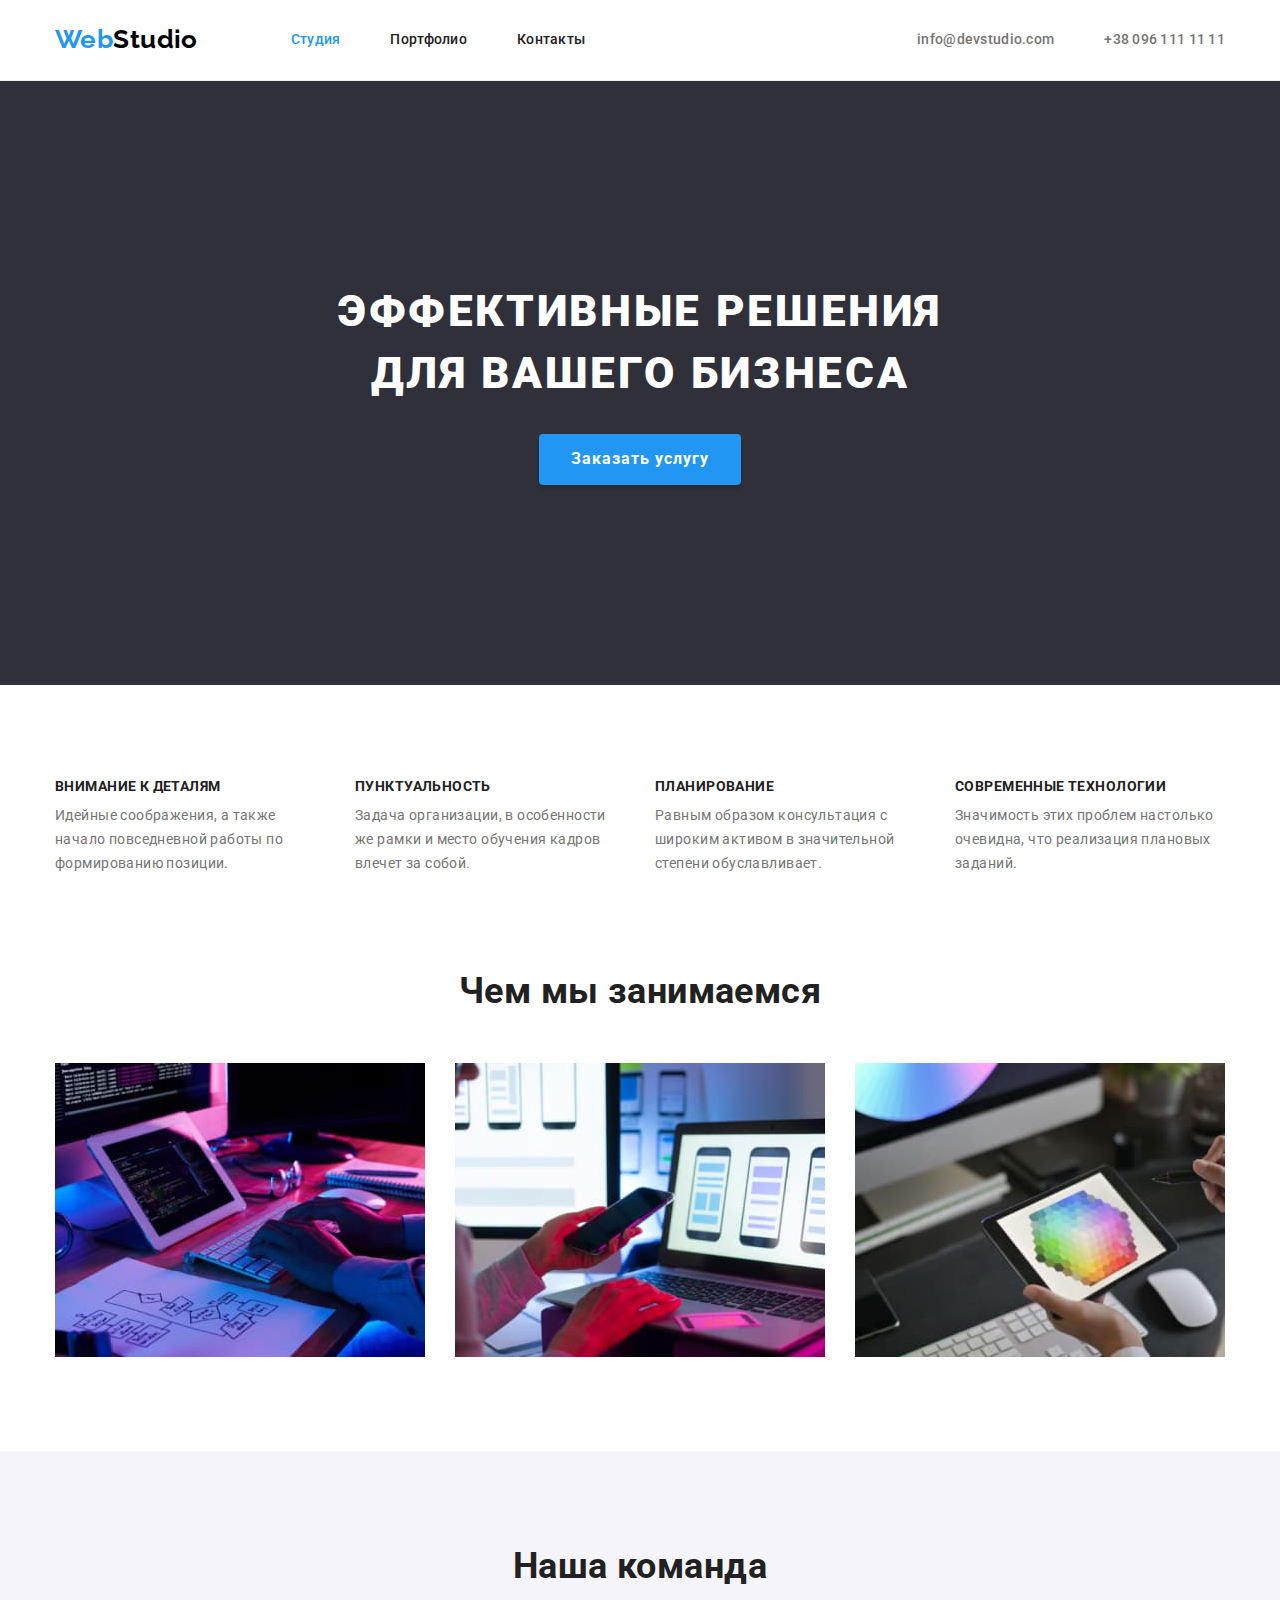
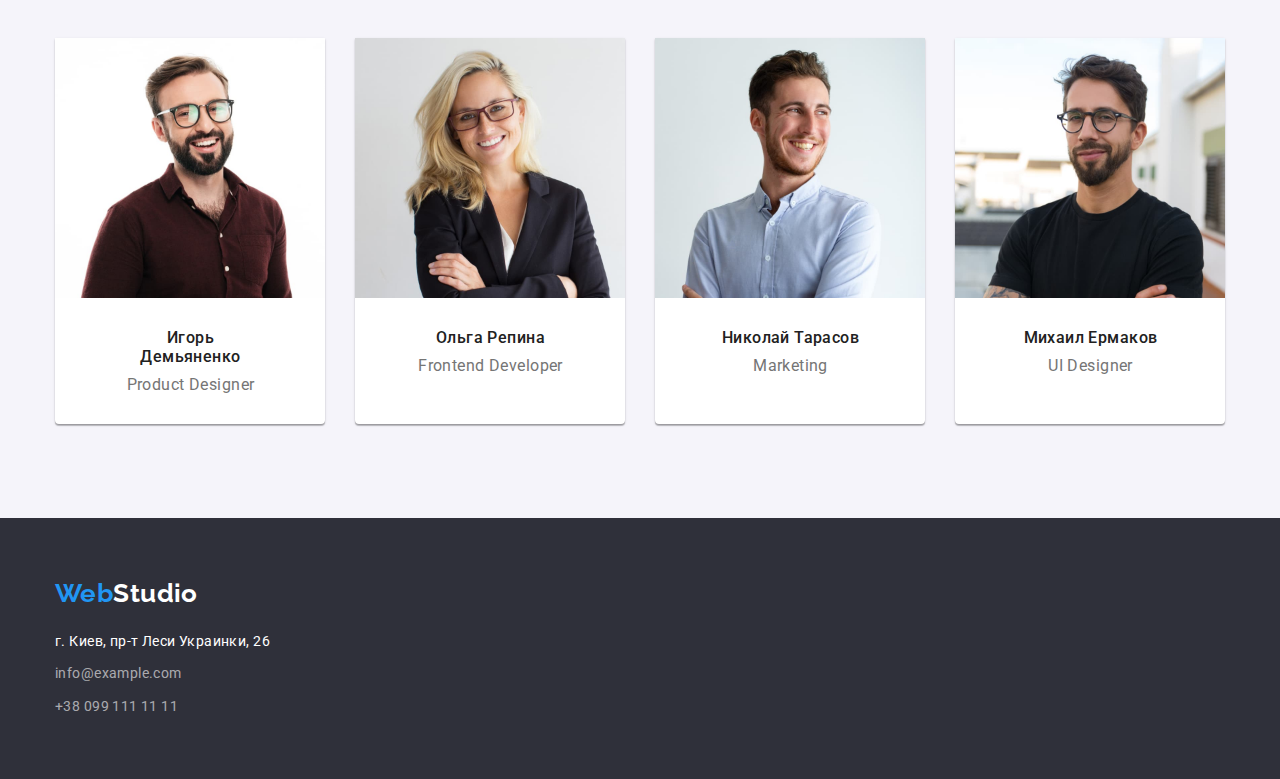
<file: index.html>
<!DOCTYPE html>
<html lang="ru">
<head>
    <meta charset="UTF-8">
    <meta name="viewport" content="width=device-width, initial-scale=1.0">
    <title>WebStudio</title>
    <link rel="stylesheet" href="./css/modern-normalize.css">
    <link rel="preconnect" href="https://fonts.gstatic.com">
    <link href="https://fonts.googleapis.com/css2?family=Raleway:wght@700&family=Roboto:wght@400;500;700;900&display=swap" rel="stylesheet">
    <link rel="stylesheet" href="./css/style.css">
    <link rel="stylesheet" href="./css/variables.css">
</head>
<body>
    <!-- Шапка страницы -->
    <header>
        <!-- Главная навигация -->
        <div class="container main-nav">
    <nav class="nav">
        <a class="logo" href="./index.html">
            Web<span class="studio-logo">Studio</span>
        </a>
        <ul class="site-nav">
            <li class="item"><a href="#" class="link current">Студия</a></li>
            <li class="item"><a href="./portfolio.html" class="link">Портфолио</a></li>
            <li class="item"><a href="#" class="link">Контакты</a></li>
        </ul>
    </nav>
    <ul class="contact-nav">
        <li class="item"><a href="mailto:info@devstudio.com" class="contact-link">info@devstudio.com</a></li>
        <li class="item"><a href="tel:+380961111111" class="contact-link">+38 096 111 11 11</a></li> 
    </ul>    
        </div>
    </header>

    <main>
        <section class="hero">
            <div class="container">
                <h1 class="hero-title">Эффективные решения <br> для вашего бизнеса</h1>
            <button name="button" class="button">Заказать услугу</button>
            </div>
        </section>
    <section class="section-features">
        <div class="container">
            <h2 class="visually-hidden">Особенности</h2>
            <ul class="features">
                <li class="item">
                    <h3 class="features-title">Внимание к деталям</h3>
                    <p class="features-text">Идейные соображения, а также начало повседневной работы по формированию позиции.</p>
                </li>
                <li class="item">
                    <h3 class="features-title">Пунктуальность</h3>
                    <p class="features-text">Задача организации, в особенности же рамки и место обучения кадров влечет за собой.</p>
                </li>
                <li class="item">
                    <h3 class="features-title">Планирование</h3>
                    <p class="features-text">Равным образом консультация с широким активом в значительной степени обуславливает.</p>
                </li>
                <li class="item">
                    <h3 class="features-title">Современные технологии</h3>
                    <p class="features-text">Значимость этих проблем настолько очевидна, что реализация плановых заданий.</p>
                </li>
            </ul>
        </div>
    </section>
    <section class="section-works">
        <div class="container">
            <h2 class="section-title">Чем мы занимаемся</h2>
            <ul class="proects">
                <li>
                    <img src="./images/box1.jpg" alt="Компьютер" width="370">
                </li>
                <li>
                    <img src="./images/box2.jpg" alt="Ноутбук" width="370">
                </li>
                <li>
                    <img src="./images/box3.jpg" alt="Планшет" width="370">
                </li>
            </ul>
        </div>
    </section>
    <section class="section-team">
        <div class="container">
            <h2 class="section-title">Наша команда</h2>
            <ul class="team">
                <li class="item">
                    <img src="./images/photo-igor.jpg" alt="Фото Игоря Демьяненко" width="270">
                    <div class="team-members">
                        <h3 class="team-member">Игорь Демьяненко</h3>
                        <p class="position">Product Designer</p>
                    </div>
                </li>
                <li class="item">
                    <img src="./images/photo-olga.jpg" alt="Фото Ольги Репиной" width="270" height="260">
                    <div class="team-members">
                        <h3 class="team-member">Ольга Репина</h3>
                        <p class="position">Frontend Developer</p>
                    </div>
                </li>
                <li class="item">
                    <img src="./images/photo-nicolai.jpg" alt="Фото Николая Тарасова" width="270">
                    <div class="team-members">
                        <h3 class="team-member">Николай Тарасов</h3>
                        <p class="position">Marketing</p>
                    </div>
                </li>
                <li class="item">
                    <img src="./images/photo-michael.jpg" alt="Фото Михаила Ермакова" width="270">
                    <div class="team-members">
                        <h3 class="team-member">Михаил Ермаков</h3>
                        <p class="position">UI Designer</p>
                    </div>
                </li>
            </ul>
        </div>
    </section>
    </main>
    <footer>
        <div class="container">
            <a class="logo footer" href="./index.html">
                Web<span class="white-logo">Studio</span>
            </a>
            <address>
                <a href="https://www.google.com/maps/place/%D0%B1%D1%83%D0%BB%D1%8C%D0%B2%D0%B0%D1%80+%D0%9B%D0%B5%D1%81%D1%96+%D0%A3%D0%BA%D1%80%D0%B0%D1%97%D0%BD%D0%BA%D0%B8,+26,+%D0%9A%D0%B8%D1%97%D0%B2,+02000/@50.4265807,30.5361971,17z/data=!3m1!4b1!4m5!3m4!1s0x40d4cf0e033ecbe9:0x57a4dffefec77da0!8m2!3d50.4265807!4d30.5383858" class="address">г. Киев, пр-т Леси Украинки, 26</a>
                <ul>        
                    <li>
                        <a href="mailto:info@example.com" class="contact-address">info@example.com</a>
                    </li>
                    <li>
                        <a href="tel:+380991111111" class="contact-address">+38 099 111 11 11</a>
                    </li>
                </ul>
            </address>
        </div>
    </footer>
</body>

</html>
</file>
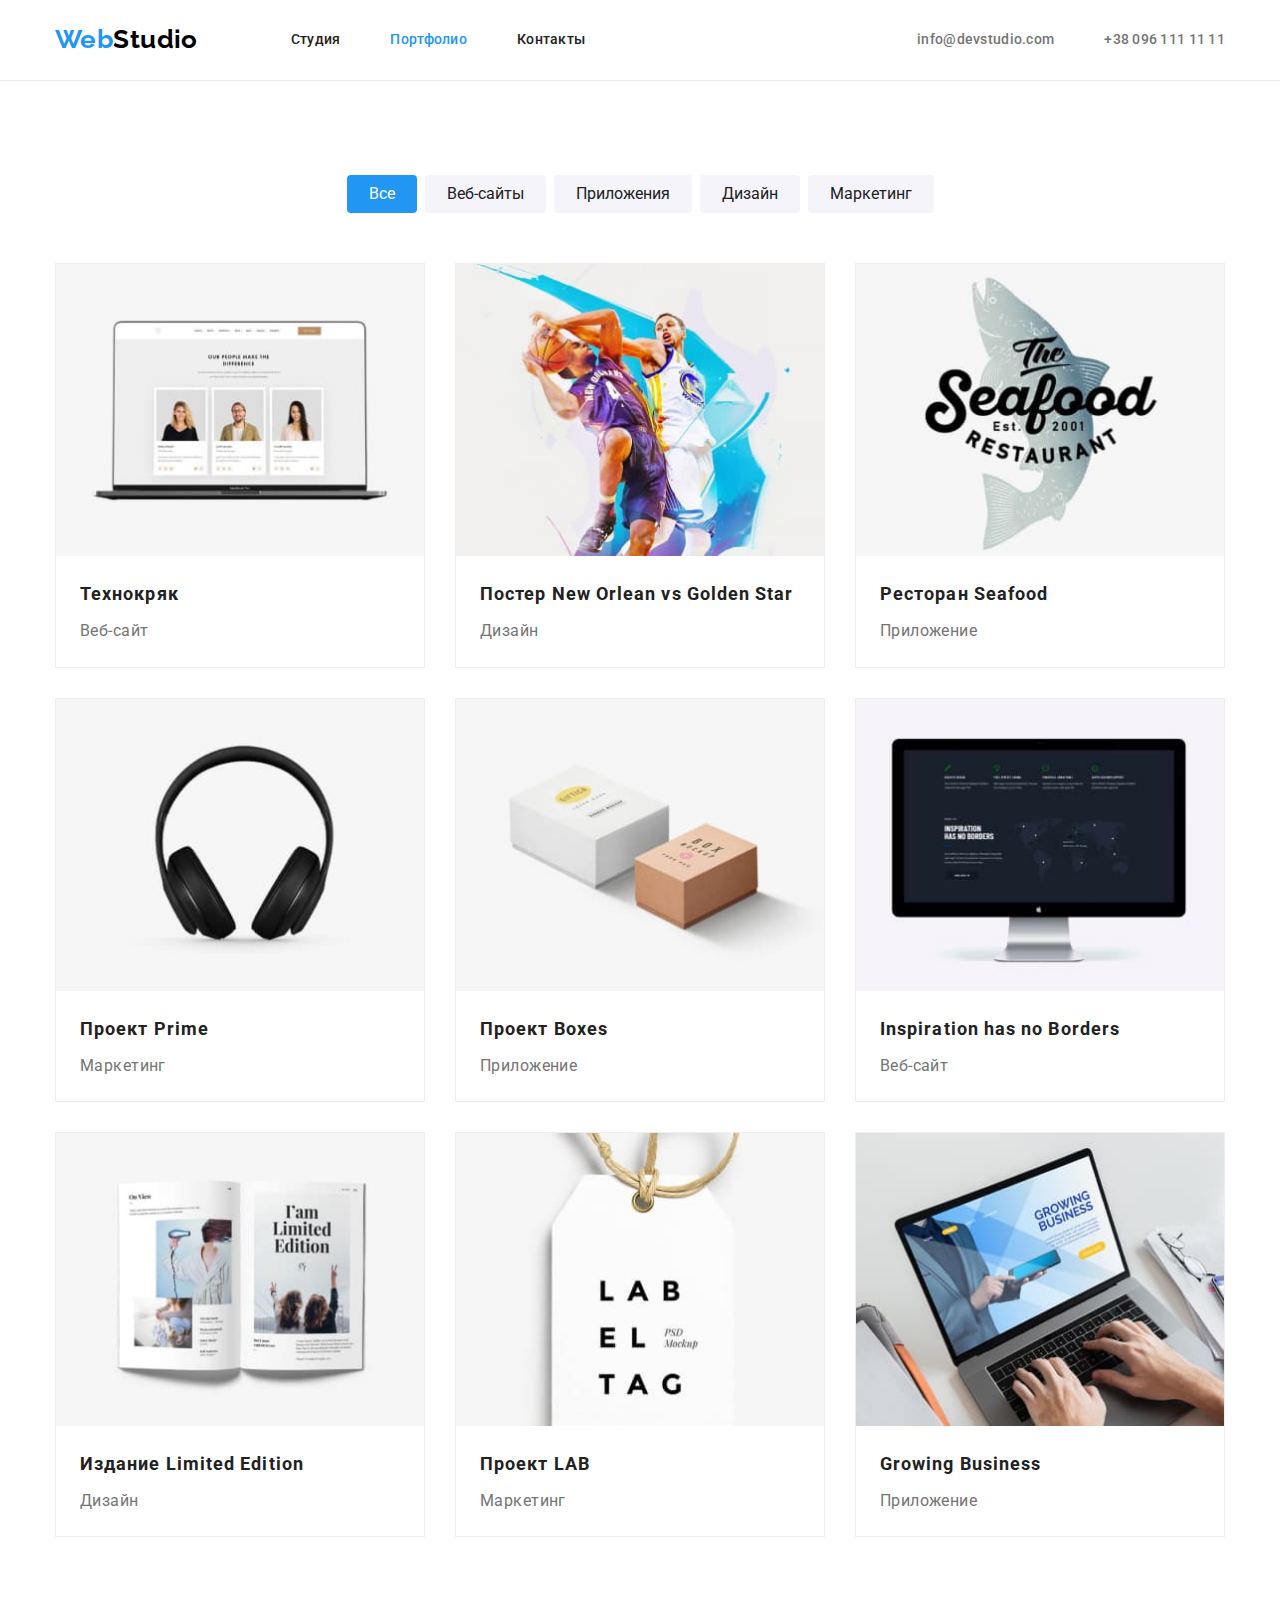
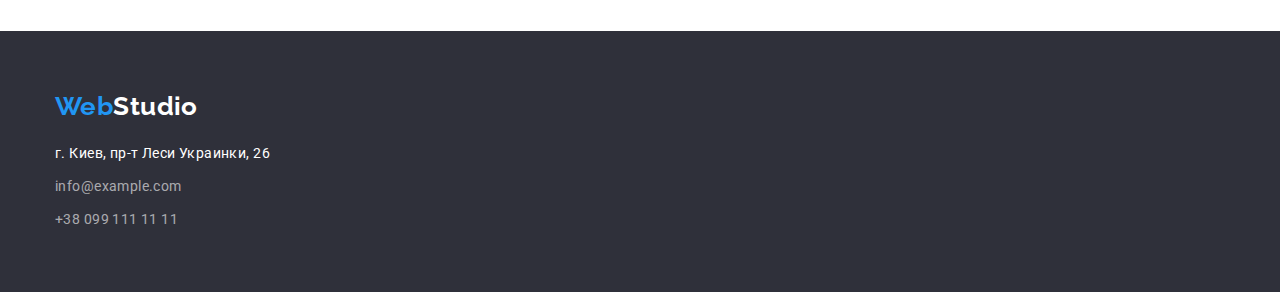
<file: portfolio.html>
<!DOCTYPE html>
<html lang="ru">
<head>
    <meta charset="UTF-8">
    <meta name="viewport" content="width=device-width, initial-scale=1.0">
    <title>Portfolio</title>
    <link rel="stylesheet" href="./css/modern-normalize.css">
    <link rel="preconnect" href="https://fonts.gstatic.com">
    <link href="https://fonts.googleapis.com/css2?family=Raleway:wght@700&family=Roboto:wght@400;500;700;900&display=swap" rel="stylesheet">
    <link rel="stylesheet" href="./css/style.css">
    <link rel="stylesheet" href="./css/variables.css">
</head>
<body>
    <!-- Шапка страницы -->
    <header>
        <!-- Главная навигация -->
        <div class="container main-nav">
    <nav class="nav">
        <a class="logo" href="./index.html">
            Web<span class="studio-logo">Studio</span>
        </a>
        <ul class="site-nav">
            <li class="item"><a href="./index.html" class="link">Студия</a></li>
            <li class="item"><a href="#" class="link current">Портфолио</a></li>
            <li class="item"><a href="#" class="link">Контакты</a></li>
        </ul>
    </nav>
    <ul class="contact-nav">
        <li class="item"><a href="mailto:info@devstudio.com" class="contact-link">info@devstudio.com</a></li>
        <li class="item"><a href="tel:+380961111111" class="contact-link">+38 096 111 11 11</a></li> 
    </ul>    
        </div>
    </header>
    <main>
        <section class="portfolio">
            <div class="container">
                <h1 class="visually-hidden">Портфолио</h1>
            <ul class="portfolio-nav">
                <li class="portfolio-list">
                    <button type="button" class="button-primary current">Все</button>
                </li>
                <li class="portfolio-list">
                    <button type="button" class="button-primary">Веб-сайты</button>
                </li>
                <li class="portfolio-list">
                    <button type="button" class="button-primary">Приложения</button>
                </li>
                <li class="portfolio-list">
                    <button type="button" class="button-primary">Дизайн</button>
                </li>
                <li class="portfolio-list">
                    <button type="button" class="button-primary">Маркетинг</button>
                </li>
            </ul>
            <ul class="portfolio-set">
                <li class="item">
                    <div class="portfolio-card">
                    <img src="./images/technokriak.jpg" alt="Технокряк" width="370">
                    <div class="card-content">
                    <h2 class="portfolio-title">Технокряк</h2>
                    <p class="portfolio-type">Веб-сайт</p>
                    </div>
                    </div>
                </li>
                <li class="item">
                    <div class="portfolio-card">
                    <img src="./images/poster.jpg" alt="Постер New Orlean vs Golden Star" width="370">
                    <div class="card-content">
                    <h2 class="portfolio-title">Постер New Orlean vs Golden Star</h2>
                    <p class="portfolio-type">Дизайн</p>
                    </div>
                    </div>
                </li>
                <li class="item">
                    <div class="portfolio-card">
                    <img src="./images/restaurant.jpg" alt="Постер New Orlean vs Golden Star" width="370">
                    <div class="card-content">
                    <h2 class="portfolio-title">Ресторан Seafood</h2>
                    <p class="portfolio-type">Приложение</p>
                    </div>
                    </div> 
                </li>
                <li class="item">
                    <div class="portfolio-card">
                    <img src="./images/prime.jpg" alt="Проект Prime" width="370">
                    <div class="card-content">
                    <h2 class="portfolio-title">Проект Prime</h2>
                    <p class="portfolio-type">Маркетинг</p>
                    </div>
                    </div>
                </li>
                <li class="item">
                    <div class="portfolio-card">
                    <img src="./images/boxes.jpg" alt="Проект Boxes" width="370">
                    <div class="card-content">
                    <h2 class="portfolio-title">Проект Boxes</h2>
                    <p class="portfolio-type">Приложение</p>
                    </div>
                    </div>
                </li>
                <li class="item">
                    <div class="portfolio-card">
                    <img src="./images/inspiration.jpg" alt="Проект Boxes" width="370">
                    <div class="card-content">
                    <h2 class="portfolio-title">Inspiration has no Borders</h2>
                    <p class="portfolio-type">Веб-сайт</p>
                    </div>
                    </div>
                </li>
                <li class="item">
                    <div class="portfolio-card">
                    <img src="./images/limited-edition.jpg" alt="Издание Limited Edition" width="370">
                    <div class="card-content">
                    <h2 class="portfolio-title">Издание Limited Edition</h2>
                    <p class="portfolio-type">Дизайн</p>
                    </div>
                    </div>
                </li>
                <li class="item">
                    <div class="portfolio-card">
                    <img src="./images/lab.jpg" alt="Проект LAB" width="370">
                    <div class="card-content">
                    <h2 class="portfolio-title">Проект LAB</h2>
                    <p class="portfolio-type">Маркетинг</p>
                    </div>
                    </div>
                </li>
                <li class="item">
                    <div class="portfolio-card">
                    <img src="./images/growing-business.jpg" alt="Growing Business" width="370">
                    <div class="card-content">
                    <h2 class="portfolio-title">Growing Business</h2>
                    <p class="portfolio-type">Приложение</p>
                    </div>
                    </div>
                </li>
            </ul>
            </div>
        </section>
    </main>
    <footer>
        <div class="container">
            <a class="logo footer" href="./index.html">
                Web<span class="white-logo">Studio</span>
            </a>
            <address>
                <a href="https://www.google.com/maps/place/%D0%B1%D1%83%D0%BB%D1%8C%D0%B2%D0%B0%D1%80+%D0%9B%D0%B5%D1%81%D1%96+%D0%A3%D0%BA%D1%80%D0%B0%D1%97%D0%BD%D0%BA%D0%B8,+26,+%D0%9A%D0%B8%D1%97%D0%B2,+02000/@50.4265807,30.5361971,17z/data=!3m1!4b1!4m5!3m4!1s0x40d4cf0e033ecbe9:0x57a4dffefec77da0!8m2!3d50.4265807!4d30.5383858" class="address">г. Киев, пр-т Леси Украинки, 26</a>
                <ul>        
                    <li>
                        <a href="mailto:info@example.com" class="contact-address">info@example.com</a>
                    </li>
                    <li>
                        <a href="tel:+380991111111" class="contact-address">+38 099 111 11 11</a>
                    </li>
                </ul>
            </address>
        </div>
    </footer>
</body>

</html>
</file>
<file: css/style.css>
.visually-hidden {
    position: absolute;
    width: 1px;
    height: 1px;
    margin: -1px;
    border: 0;
    padding: 0;
    
    white-space: nowrap;
    clip-path: inset(100%);
    clip: rect(0 0 0 0);
    overflow: hidden;
  }

  ul {
    padding: 0;
    margin: 0;
}

  img {
    display: block;
    max-width: 100%;
    height: auto;
  }

  body {
      background-color: var(--back-white);
      color: var(--main-text);
      font-family: "Roboto", sans-serif;
      letter-spacing: 0.03em;
      font-weight: 400;
      font-size: 14px;
  }

  .container {
    width: 1200px;
    padding: 0 15px;
    margin: 0 auto;
   } 
 
/* Лого */

  .logo {
      display: block;
      padding-bottom: 25px;
      padding-top: 24px;

      font-family: "Raleway", sans-serif;
      font-weight: 700;
      font-size: 26px;
      line-height: 1.2;
      color: var(--colorful-text);
  }

  .studio-logo {
      color: var(--dark-logo);
  }

  /* Навигация */

  .main-nav {
      display: flex;
      align-items: center;

  }

  .link {
      display: block;
  }

  .nav {
      display: flex;
  }

  .site-nav {
      display: flex;
      margin-left: 93px;
      align-items: center;
  }

  .site-nav .item:not(:last-child) {
    margin-right: 50px;
  }

  .contact-nav {
      display: flex;
      margin-left: auto;
  }

  .contact-nav .item + .item {
      margin-left: 50px;
  }

  .site-nav .link {
      padding-bottom: 32px;
      padding-top: 32px;

      color: var(--dark-text);
      font-weight: 500;
      font-size: 14px;
      line-height: 1.1;
      letter-spacing: 0.02em;
  }

  .site-nav .link:hover,
  .site-nav .link:focus,
  .site-nav .link.current {
      color: var(--colorful-text);
  }

  .contact-link {
      display: block;
      padding-bottom: 32px;
      padding-top: 32px;

      color: var(--main-text);
      font-weight: 500;
      font-size: 14px;
      line-height: 1.1;
      letter-spacing: 0.02em;
  }

  .contact-nav .contact-link:hover,
  .contact-nav .contact-link:focus {
      color: var(--colorful-text);
  }

  header {
    border-bottom: 1px solid #ECECEC;
  }

  /* Герой */

  .button {
      display: inline-block;
      border-radius: 4px;
      padding: 10px 32px;
      min-width: 200px;

      color: var(--light-text);
      background-color: var(--colorful-text);
      font-family: inherit;
      font-weight: 700;
      font-size: 16px;
      line-height: 1.9;
      letter-spacing: 0.06em;
      text-align: center;
      box-shadow: 0px 4px 4px rgba(0, 0, 0, 0.15);
      border: none;

      cursor: pointer;
  }

  .hero {
    background-color: var(--back-dark);
    color: var(--light-text);
    text-align: center;
    padding-top: 200px;
    padding-bottom: 200px;
    
  }

  .hero-title {
    margin-top: 0;
    margin-bottom: 30px;
    
    font-weight: 900;
    font-size: 44px;
    line-height: 1.4;
    letter-spacing: 0.06em;
    text-transform: uppercase;
  }

  /* Особенности */

  .section-features {
    padding-bottom: 94px;
    padding-top: 94px;
 }
 
 .features {
    display: flex;
    justify-content: space-between;
  }

  .features .item {
      width: 270px;
  }

  .features-title {
    margin-top: 0;
    margin-bottom: 10px;
    
    color: var(--dark-text);
    font-weight: 700;
    font-size: 14px;
    line-height: 1.1;
    text-transform: uppercase;
  }

  .features-text {
    margin-top: 0;
    margin-bottom: 0;

    font-size: 14px;
    line-height: 1.7;
  }

  /* Секции */

  .section-works {
    padding-bottom: 94px;
 }

 .section-title {
      margin-top: 0;
      margin-bottom: 50px;

      color: var(--dark-text);
      font-weight: 700;
      font-size: 36px;
      line-height: 1.2;
      text-align: center;
  }

  .proects {
      display: flex;
      justify-content: space-between;
  }

  .section-team {
      padding-top: 94px;
      padding-bottom: 94px;  

      background-color: var(--back-light);
  }

  .team {
    display: flex;
    justify-content: space-between;
    text-align: center;
}

  .team .item {
      background-color: var(--back-white);
      box-shadow: 0px 1px 3px rgba(0, 0, 0, 0.12), 0px 1px 1px rgba(0, 0, 0, 0.14), 0px 2px 1px rgba(0, 0, 0, 0.2);
      border-radius: 0px 0px 4px 4px;
  }

  .team-members {
      width: 270px;
      padding-top: 30px;
      padding-bottom: 30px;
      padding-right: 59px;
      padding-left: 60px;
      text-align: center;

  }

  .team-member {
    margin: 0 0 9px 0;

    color: var(--dark-text);
    font-weight: 500;
    font-size: 16px;
    line-height: 1.2;
  }

  .position {
      margin: 0;

      font-size: 16px;
      line-height: 1.2;
  }

  /* Портфолио */

  .portfolio {
      padding-top: 94px;
      padding-bottom: 94px;
  }
  
  .portfolio-nav {
      display: flex;
      justify-content: center;
      margin-bottom: 50px;
  }

  .button-primary {
      display: block;
      border-radius: 4px;
      padding: 6px 22px;

      color: var(--dark-text);
      background-color: var(--back-light);
      font-family: inherit;
      font-size: 16px;
      line-height: 1.6;
      text-align: center;
      border: none;

      cursor: pointer;
  }

  .button-primary:hover,
  .button-primary:focus {
      color: var(--light-text);
      background-color: var(--colorful-text);
  }

  .button-primary.current {
    color: var(--light-text);
    background-color: var(--colorful-text);
  }

  .portfolio-nav .portfolio-list:not(:last-child) {
    margin-right: 8px;
  }

  .portfolio-set {
      padding: 0;
      margin: 0;
      list-style: none;
      display: flex;
      flex-wrap: wrap;
      margin-left: calc( -1 * var(--card-set-gap));
      margin-top: calc( -1 * var(--card-set-gap));
  }

  .portfolio-set > .item {
      flex-basis: calc(100% / 3 - var(--card-set-gap));
      margin-left: var(--card-set-gap);
      margin-top: var(--card-set-gap);
  }

  .portfolio-card {
    border: 1px solid #EEEEEE;
  }

  .card-content {
      padding: 20px 24px;
  }

  .portfolio-title {
      margin-top: 0;
      margin-bottom: 4px;

      color: var(--dark-text);
      font-weight: 700;
      font-size: 18px;
      line-height: 2;
      letter-spacing: 0.06em;
  }

  .portfolio-type {
      margin-top: 0;
      margin-bottom: 0;

      font-size: 16px;
      line-height: 1.9;
  }

  /* Футер */

  footer {
      padding-top: 60px;
      padding-bottom: 60px;

      background-color: var(--back-dark);
      font-size: 14px;
      line-height: 1.7;
  }

  .footer {
      display: inline-block;
      margin-bottom: 20px;
      padding-top: 0;
      padding-bottom: 0;
  }

  .white-logo {
    color: var(--light-text);
  }

  .address {
      color: var(--light-text);
  }

  .contact-address {
      display: block;
      margin-top: 9px;

      color: var(--light-text-op60);
  }

  .address:hover,
  .address:focus,
  .contact-address:hover,
  .contact-address:focus {
      color: var(--colorful-text);
  }
</file>
<file: css/variables.css>
:root {
--dark-text: #212121;
--colorful-text: #2196F3;
--dark-logo: #000000;
--light-text: #FFFFFF;
--main-text: #757575;
--light-text-op60: rgba(255, 255, 255, 0.6);
--back-dark: #2F303A;
--back-light: #F5F4FA;
--back-white: #FFFFFF;

--card-set-gap: 30px;
}
</file>
